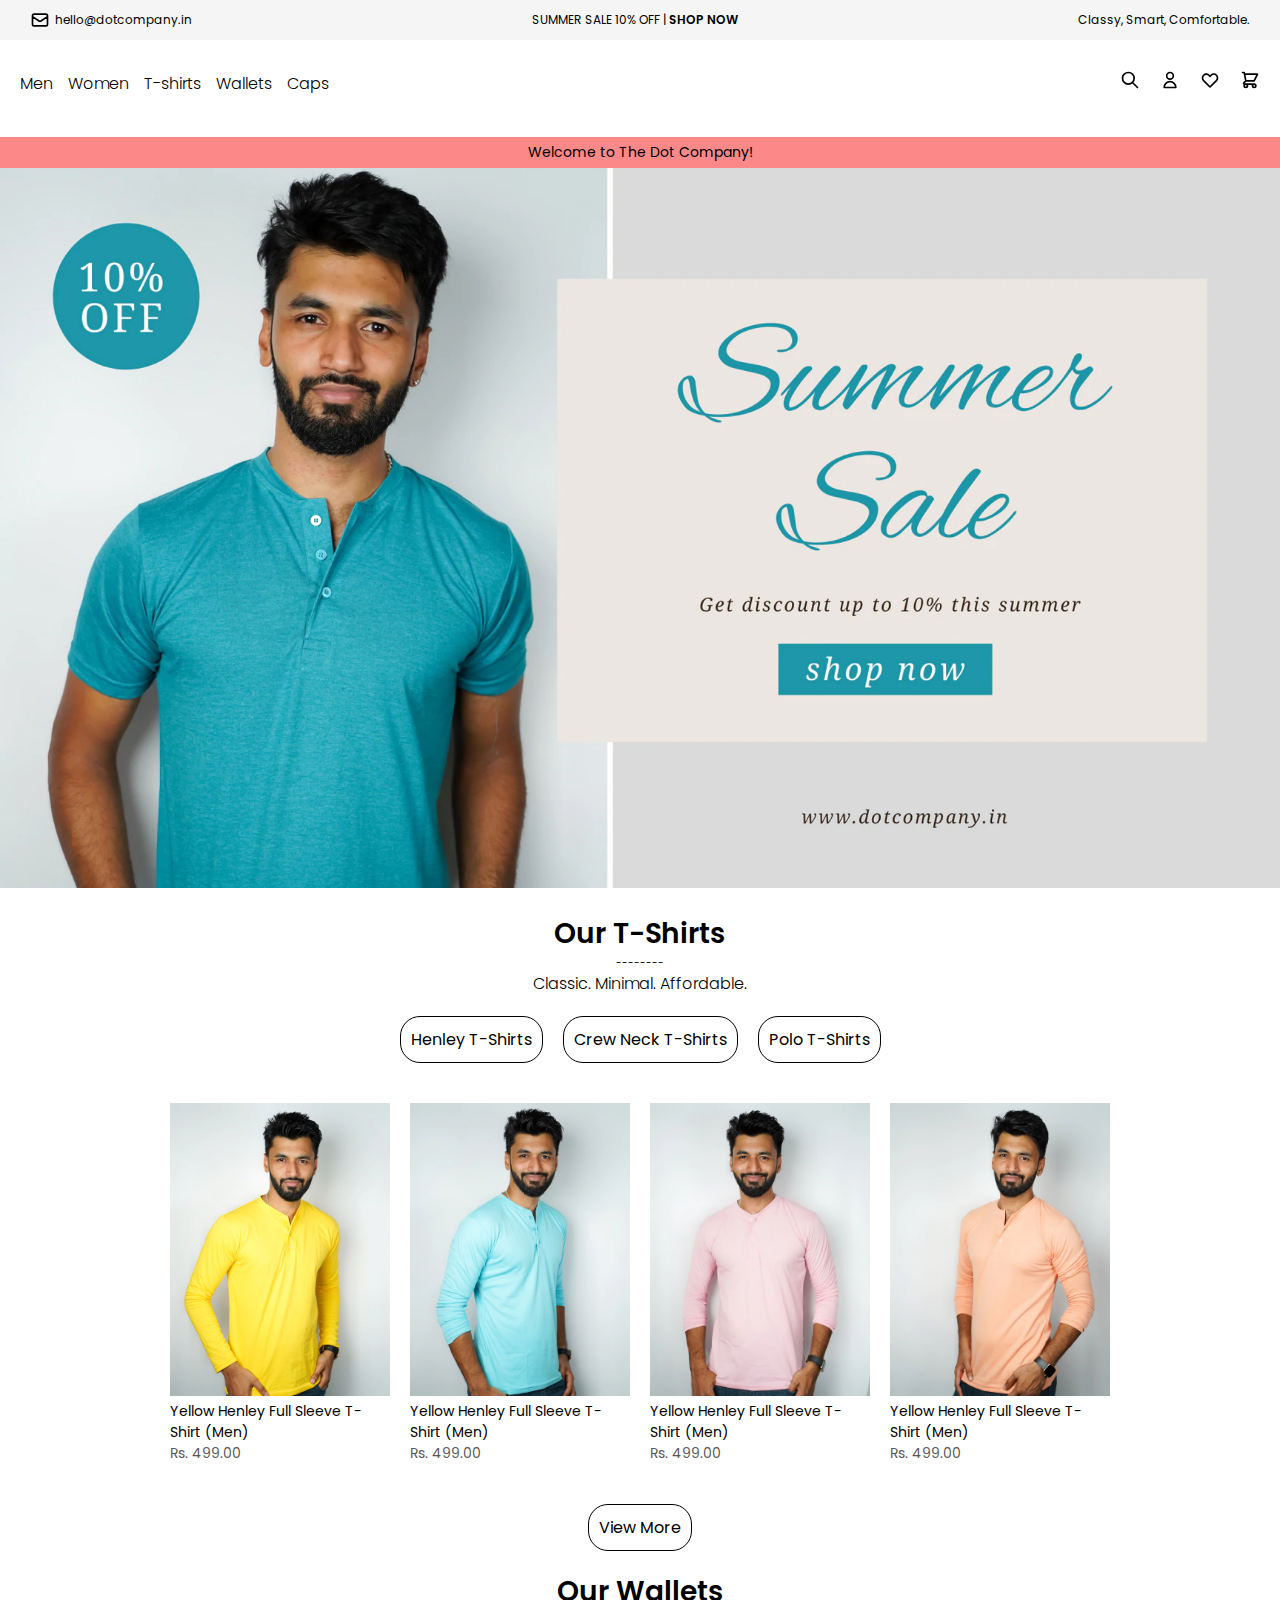
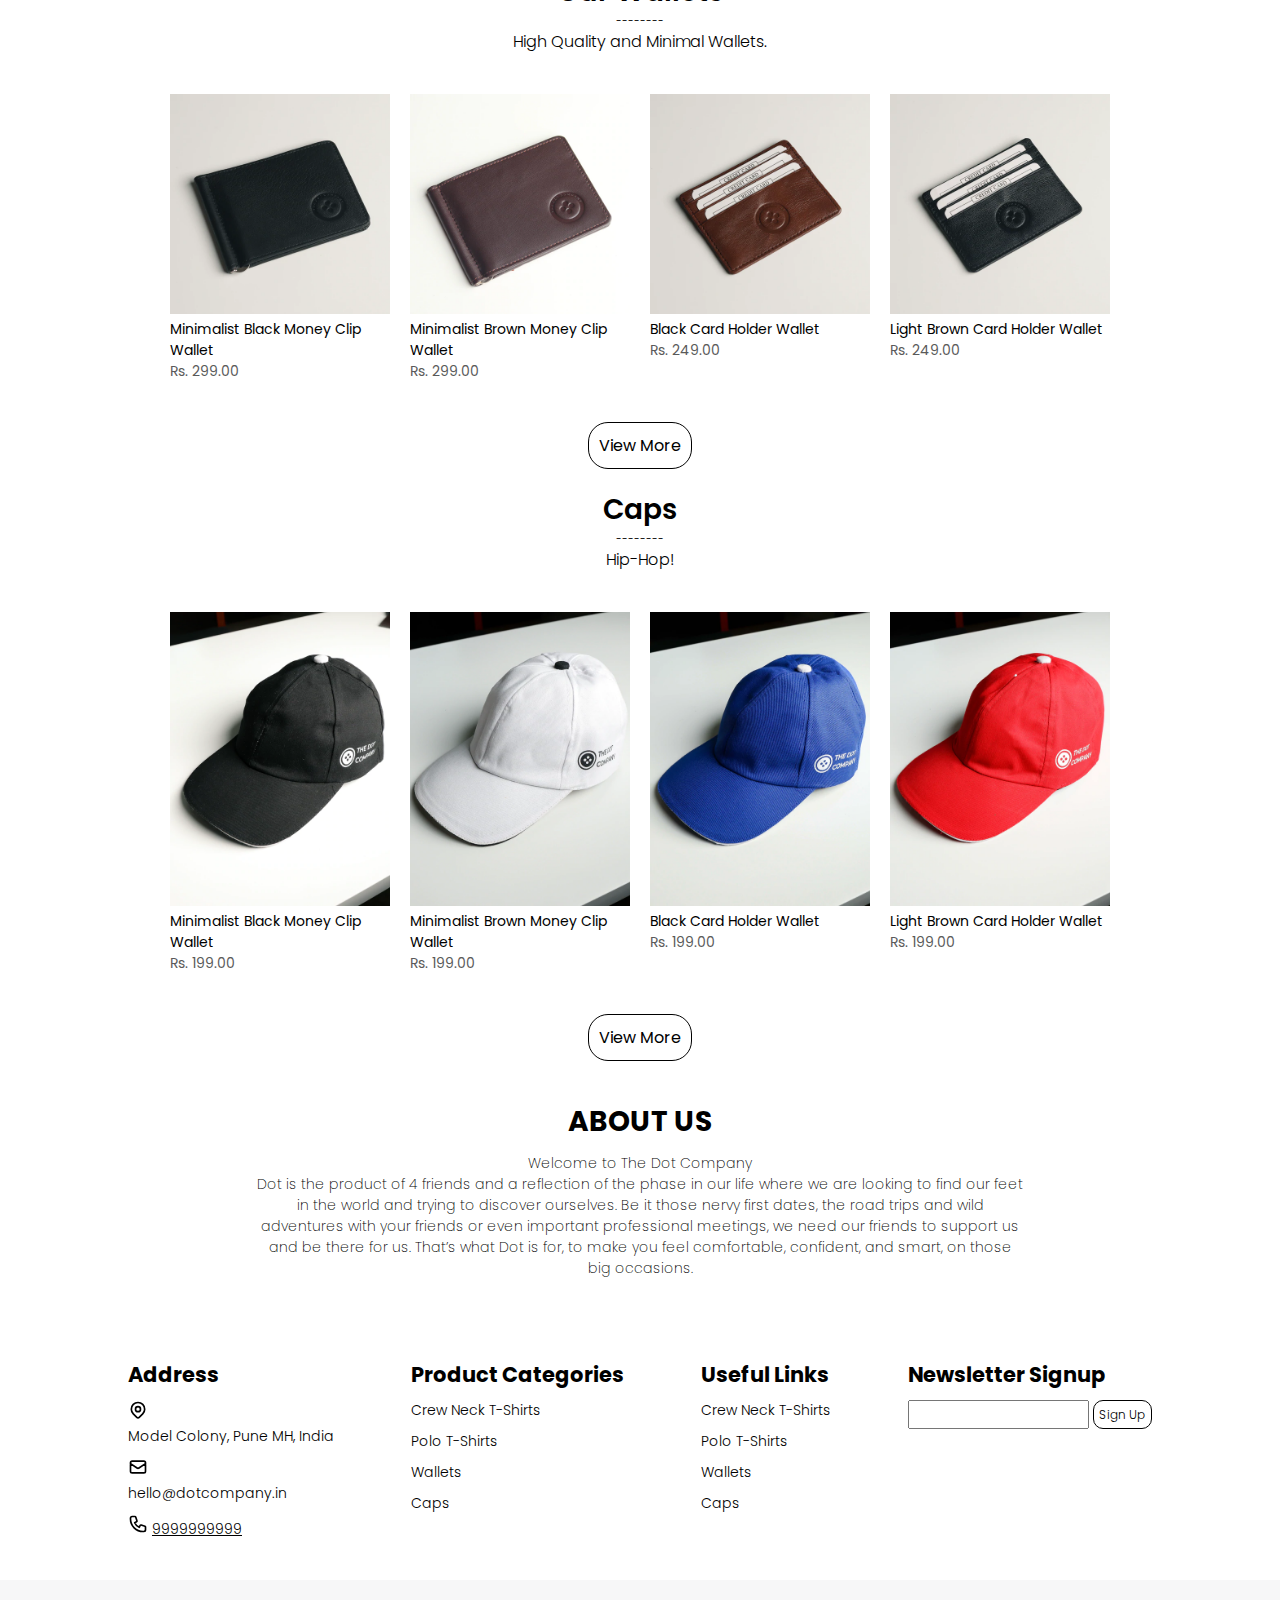
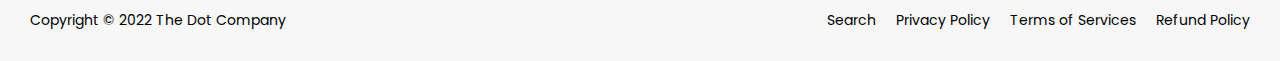
<file: index.html>
<!DOCTYPE html>
<html lang="en">
  <head>
    <meta charset="UTF-8" />
    <meta http-equiv="X-UA-Compatible" content="IE=edge" />
    <meta name="viewport" content="width=device-width, initial-scale=1.0" />
    <title>The Dot Company</title>
    <link rel="stylesheet" href="css/style.css" />
    <link rel="stylesheet" href="responsive/style.css" />
  </head>
  <body>
    <!-- Top banner -->
    <div class="top-banner">
      <div class="top-left">
        <svg
          xmlns="http://www.w3.org/2000/svg"
          class="logo"
          fill="none"
          viewBox="0 0 24 24"
          stroke="currentColor"
          stroke-width="2"
        >
          <path
            stroke-linecap="round"
            stroke-linejoin="round"
            d="M3 8l7.89 5.26a2 2 0 002.22 0L21 8M5 19h14a2 2 0 002-2V7a2 2 0 00-2-2H5a2 2 0 00-2 2v10a2 2 0 002 2z"
          />
        </svg>
        <a href=" mailto: hello@dotcompany.in" class="links">
          hello@dotcompany.in</a
        >
      </div>
      <div class="middle">
        <p>SUMMER SALE 10% OFF | <a href="#" class="links bold">SHOP NOW</a></p>
      </div>
      <div class="top-right">
        <p>Classy, Smart, Comfortable.</p>
      </div>
    </div>

    <!-- Nav bar -->
    <div class="nav-bar">
      <div class="hamburger">
        <svg
          xmlns="http://www.w3.org/2000/svg"
          class="logo"
          fill="none"
          viewBox="0 0 24 24"
          stroke="currentColor"
          stroke-width="2"
        >
          <path
            stroke-linecap="round"
            stroke-linejoin="round"
            d="M4 6h16M4 12h16M4 18h16"
          />
        </svg>
      </div>
      <div class="nav-left">
        <ul class="nav-lists">
          <a href="#"><li>Men</li></a>
          <a href="#"><li>Women</li></a>
          <a href="#"><li>T-shirts</li></a>
          <a href="#"><li>Wallets</li></a>
          <a href="#"><li>Caps</li></a>
        </ul>
      </div>
      <!-- <img src="images/logo.webp" alt="logo" class="logo-img" /> -->
      <div class="nav-right">
        <a href="#">
          <svg
            xmlns="http://www.w3.org/2000/svg"
            class="logo"
            fill="none"
            viewBox="0 0 24 24"
            stroke="currentColor"
            stroke-width="2"
          >
            <path
              stroke-linecap="round"
              stroke-linejoin="round"
              d="M21 21l-6-6m2-5a7 7 0 11-14 0 7 7 0 0114 0z"
            />
          </svg>
        </a>

        <a href="Login/login.html">
          <svg
            xmlns="http://www.w3.org/2000/svg"
            class="logo"
            fill="none"
            viewBox="0 0 24 24"
            stroke="currentColor"
            stroke-width="2"
          >
            <path
              stroke-linecap="round"
              stroke-linejoin="round"
              d="M16 7a4 4 0 11-8 0 4 4 0 018 0zM12 14a7 7 0 00-7 7h14a7 7 0 00-7-7z"
            />
          </svg>
        </a>
        <a href="wishlist/wishlist.html">
          <svg
            xmlns="http://www.w3.org/2000/svg"
            class="logo"
            fill="none"
            viewBox="0 0 24 24"
            stroke="currentColor"
            stroke-width="2"
          >
            <path
              stroke-linecap="round"
              stroke-linejoin="round"
              d="M4.318 6.318a4.5 4.5 0 000 6.364L12 20.364l7.682-7.682a4.5 4.5 0 00-6.364-6.364L12 7.636l-1.318-1.318a4.5 4.5 0 00-6.364 0z"
            />
          </svg>
        </a>

        <a href="shopping_cart/shopping.html">
          <svg
            xmlns="http://www.w3.org/2000/svg"
            class="logo"
            fill="none"
            viewBox="0 0 24 24"
            stroke="currentColor"
            stroke-width="2"
          >
            <path
              stroke-linecap="round"
              stroke-linejoin="round"
              d="M3 3h2l.4 2M7 13h10l4-8H5.4M7 13L5.4 5M7 13l-2.293 2.293c-.63.63-.184 1.707.707 1.707H17m0 0a2 2 0 100 4 2 2 0 000-4zm-8 2a2 2 0 11-4 0 2 2 0 014 0z"
            />
          </svg>
        </a>
      </div>
    </div>

    <!-- Welcome banner -->
    <div>
      <p class="welcm-banner">Welcome to The Dot Company!</p>
    </div>

    <!-- Hero banner -->
    <div>
      <img src="images/hero-banner.png" alt="hero-banner" class="hero-banner" />
    </div>

    <!-- Products -->
    <div class="product-headings">
      <p class="primary-heading">Our T-Shirts</p>
      <p>--------</p>
      <p class="secondary-heading">Classic. Minimal. Affordable.</p>
    </div>

    <!-- product buttons -->
    <div class="product-buttons">
      <a href="#">Henley T-Shirts</a>
      <a href="#">Crew Neck T-Shirts</a>
      <a href="#">Polo T-Shirts</a>
    </div>

    <!-- Products -->
    <div class="product-container">
      <div class="card">
        <a href=""
          ><img src="images/card-1.jpeg" alt="card-preview" class="card-image"
        /></a>
        <p class="primary-des">Yellow Henley Full Sleeve T-Shirt (Men)</p>
        <p class="secondary-des">Rs. 499.00</p>
      </div>
      <div class="card">
        <a href=""
          ><img src="images/card-2.jpeg" alt="card-preview" class="card-image"
        /></a>
        <p class="primary-des">Yellow Henley Full Sleeve T-Shirt (Men)</p>
        <p class="secondary-des">Rs. 499.00</p>
      </div>
      <div class="card">
        <a href=""
          ><img src="images/card-3.jpeg" alt="card-preview" class="card-image"
        /></a>
        <p class="primary-des">Yellow Henley Full Sleeve T-Shirt (Men)</p>
        <p class="secondary-des">Rs. 499.00</p>
      </div>
      <div class="card">
        <a href=""
          ><img src="images/card-4.jpeg" alt="card-preview" class="card-image"
        /></a>
        <p class="primary-des">Yellow Henley Full Sleeve T-Shirt (Men)</p>
        <p class="secondary-des">Rs. 499.00</p>
      </div>
    </div>
    <div class="product-buttons">
      <a href="../dot-company-clone/products/list.html">View More</a>
    </div>

    <!-- Second Product page -->
    <!-- Titles -->
    <div class="product-headings">
      <p class="primary-heading">Our Wallets</p>
      <p>--------</p>
      <p class="secondary-heading">High Quality and Minimal Wallets.</p>
    </div>
    <!-- Products -->
    <div class="product-container">
      <div class="card">
        <a href=""
          ><img
            src="images/wallet-1.jpeg"
            alt="card-preview"
            class="card-image"
        /></a>
        <p class="primary-des">Minimalist Black Money Clip Wallet</p>
        <p class="secondary-des">Rs. 299.00</p>
      </div>
      <div class="card">
        <a href=""
          ><img
            src="images/wallet-2.jpeg"
            alt="card-preview"
            class="card-image"
        /></a>
        <p class="primary-des">Minimalist Brown Money Clip Wallet</p>
        <p class="secondary-des">Rs. 299.00</p>
      </div>
      <div class="card">
        <a href=""
          ><img
            src="images/wallet-3.jpeg"
            alt="card-preview"
            class="card-image"
        /></a>
        <p class="primary-des">Black Card Holder Wallet</p>
        <p class="secondary-des">Rs. 249.00</p>
      </div>
      <div class="card">
        <a href=""
          ><img
            src="images/wallet-4.jpeg"
            alt="card-preview"
            class="card-image"
        /></a>
        <p class="primary-des">Light Brown Card Holder Wallet</p>
        <p class="secondary-des">Rs. 249.00</p>
      </div>
    </div>
    <div class="product-buttons">
      <a href="../dot-company-clone/products/list.html">View More</a>
    </div>

    <!-- Third Product page -->
    <!-- Titles -->
    <div class="product-headings">
      <p class="primary-heading">Caps</p>
      <p>--------</p>
      <p class="secondary-heading">Hip-Hop!</p>
    </div>
    <!-- Products -->
    <div class="product-container">
      <div class="card">
        <a href=""
          ><img src="images/caps-1.jpeg" alt="card-preview" class="card-image"
        /></a>
        <p class="primary-des">Minimalist Black Money Clip Wallet</p>
        <p class="secondary-des">Rs. 199.00</p>
      </div>
      <div class="card">
        <a href=""
          ><img src="images/caps-2.jpeg" alt="card-preview" class="card-image"
        /></a>
        <p class="primary-des">Minimalist Brown Money Clip Wallet</p>
        <p class="secondary-des">Rs. 199.00</p>
      </div>
      <div class="card">
        <a href=""
          ><img src="images/caps-3.jpeg" alt="card-preview" class="card-image"
        /></a>
        <p class="primary-des">Black Card Holder Wallet</p>
        <p class="secondary-des">Rs. 199.00</p>
      </div>
      <div class="card">
        <a href=""
          ><img src="images/caps-4.jpeg" alt="card-preview" class="card-image"
        /></a>
        <p class="primary-des">Light Brown Card Holder Wallet</p>
        <p class="secondary-des">Rs. 199.00</p>
      </div>
    </div>
    <div class="product-buttons">
      <a href="../dot-company-clone/products/list.html">View More</a>
    </div>

    <!-- About US -->
    <div class="about">
      <h2 class="about-primary">ABOUT US</h2>
      <p class="about-secondary">Welcome to The Dot Company</p>
      <p class="about-secondary">
        Dot is the product of 4 friends and a reflection of the phase in our
        life where we are looking to find our feet in the world and trying to
        discover ourselves. Be it those nervy first dates, the road trips and
        wild adventures with your friends or even important professional
        meetings, we need our friends to support us and be there for us. That’s
        what Dot is for, to make you feel comfortable, confident, and smart, on
        those big occasions.
      </p>
    </div>

    <!-- footer -->
    <div class="footer">
      <div class="first">
        <h2>Address</h2>
        <div>
          <svg
            xmlns="http://www.w3.org/2000/svg"
            class="logo"
            fill="none"
            viewBox="0 0 24 24"
            stroke="currentColor"
            stroke-width="2"
          >
            <path
              stroke-linecap="round"
              stroke-linejoin="round"
              d="M17.657 16.657L13.414 20.9a1.998 1.998 0 01-2.827 0l-4.244-4.243a8 8 0 1111.314 0z"
            />
            <path
              stroke-linecap="round"
              stroke-linejoin="round"
              d="M15 11a3 3 0 11-6 0 3 3 0 016 0z"
            />
          </svg>
          <p>Model Colony, Pune MH, India</p>
        </div>
        <div>
          <svg
            xmlns="http://www.w3.org/2000/svg"
            class="logo"
            fill="none"
            viewBox="0 0 24 24"
            stroke="currentColor"
            stroke-width="2"
          >
            <path
              stroke-linecap="round"
              stroke-linejoin="round"
              d="M3 8l7.89 5.26a2 2 0 002.22 0L21 8M5 19h14a2 2 0 002-2V7a2 2 0 00-2-2H5a2 2 0 00-2 2v10a2 2 0 002 2z"
            />
          </svg>
          <a href=" mailto: hello@dotcompany.in" class="links footer-link">
            hello@dotcompany.in</a
          >
        </div>
        <div>
          <svg
            xmlns="http://www.w3.org/2000/svg"
            class="logo"
            fill="none"
            viewBox="0 0 24 24"
            stroke="currentColor"
            stroke-width="2"
          >
            <path
              stroke-linecap="round"
              stroke-linejoin="round"
              d="M3 5a2 2 0 012-2h3.28a1 1 0 01.948.684l1.498 4.493a1 1 0 01-.502 1.21l-2.257 1.13a11.042 11.042 0 005.516 5.516l1.13-2.257a1 1 0 011.21-.502l4.493 1.498a1 1 0 01.684.949V19a2 2 0 01-2 2h-1C9.716 21 3 14.284 3 6V5z"
            />
          </svg>
          <a href="tel:+919999999999" class="footer-tel">9999999999</a>
        </div>
      </div>
      <div class="second">
        <h2 class="foot-head">Product Categories</h2>
        <ul class="footer-links">
          <a href="#"> <li>Crew Neck T-Shirts</li></a>
          <a href="#"> <li>Polo T-Shirts</li></a>
          <a href="#"> <li>Wallets</li></a>
          <a href="#"> <li>Caps</li></a>
        </ul>
      </div>
      <div class="third">
        <h2 class="foot-head">Useful Links</h2>
        <ul class="footer-links">
          <a href="#"> <li>Crew Neck T-Shirts</li></a>
          <a href="#"> <li>Polo T-Shirts</li></a>
          <a href="#"> <li>Wallets</li></a>
          <a href="#"> <li>Caps</li></a>
        </ul>
      </div>
      <div class="fourth">
        <h2 class="foot-head">Newsletter Signup</h2>
        <input type="email" class="input" />
        <a href="#" class="footer-btn">Sign Up</a>
      </div>
    </div>
    <div class="footer-banner">
      <div class="foot-left">
        <p>Copyright &copy; 2022 The Dot Company</p>
      </div>
      <div class="foot-right">
        <ul>
          <a href="#"><li>Search</li></a>
          <a href="#"><li>Privacy Policy</li></a>
          <a href="#"><li>Terms of Services</li></a>
          <a href="#"><li>Refund Policy</li></a>
        </ul>
      </div>
    </div>
  </body>
</html>
</file>
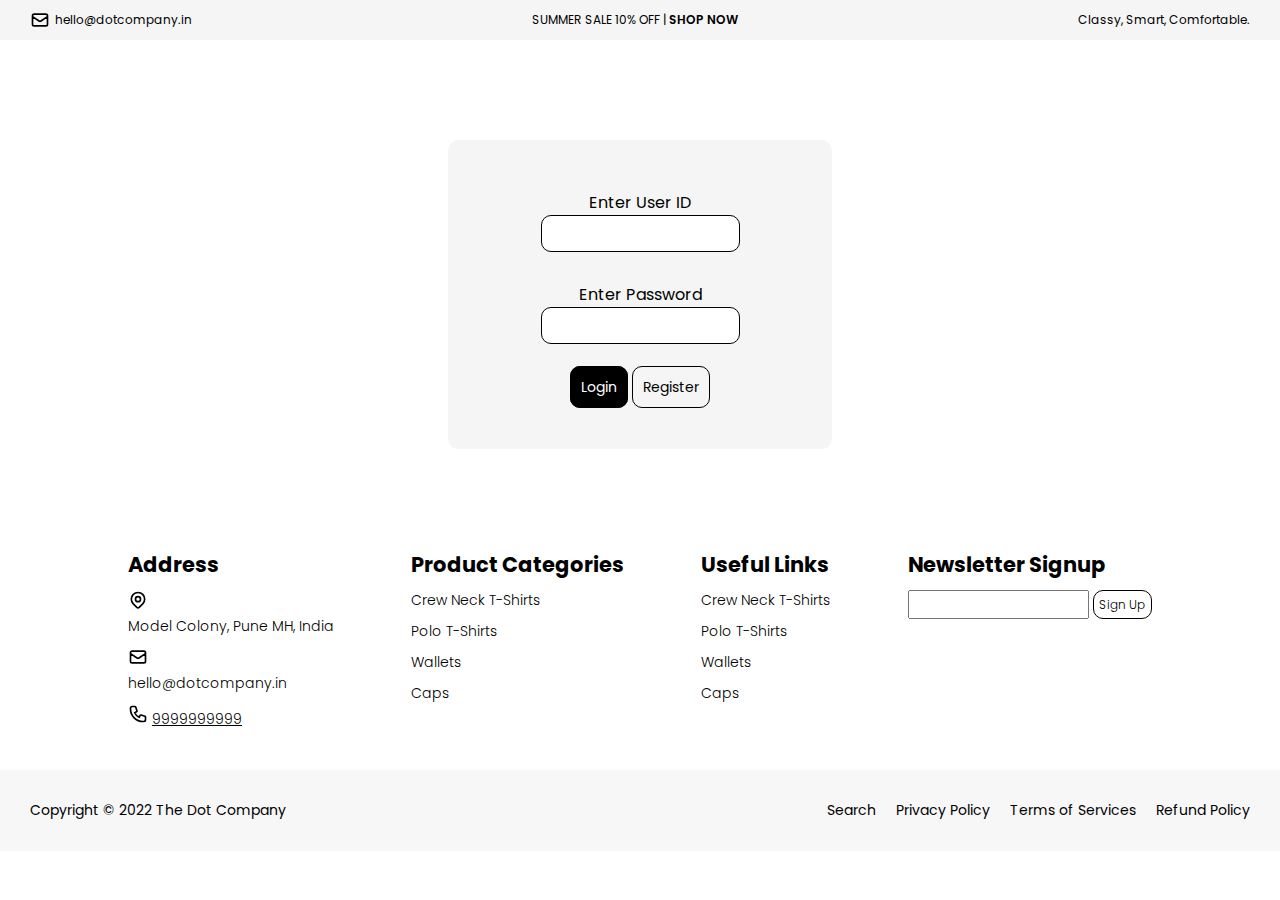
<file: Login/login.html>
<!DOCTYPE html>
<html lang="en">
  <head>
    <meta charset="UTF-8" />
    <meta http-equiv="X-UA-Compatible" content="IE=edge" />
    <meta name="viewport" content="width=device-width, initial-scale=1.0" />
    <title>Login | Dot Company</title>
    <link rel="stylesheet" href="../css/style.css" />
  </head>
  <body>
    <!-- Top banner -->
    <div class="top-banner">
      <div class="top-left">
        <svg
          xmlns="http://www.w3.org/2000/svg"
          class="logo"
          fill="none"
          viewBox="0 0 24 24"
          stroke="currentColor"
          stroke-width="2"
        >
          <path
            stroke-linecap="round"
            stroke-linejoin="round"
            d="M3 8l7.89 5.26a2 2 0 002.22 0L21 8M5 19h14a2 2 0 002-2V7a2 2 0 00-2-2H5a2 2 0 00-2 2v10a2 2 0 002 2z"
          />
        </svg>
        <a href=" mailto: hello@dotcompany.in" class="links">
          hello@dotcompany.in</a
        >
      </div>
      <div class="middle">
        <p>SUMMER SALE 10% OFF | <a href="#" class="links bold">SHOP NOW</a></p>
      </div>
      <div class="top-right">
        <p>Classy, Smart, Comfortable.</p>
      </div>
    </div>

    <!-- Login box -->
    <div class="login-box">
      <div>
        <p>Enter User ID</p>
        <input type="email" class="login-input" />
      </div>
      <div>
        <p>Enter Password</p>
        <input type="password" class="login-input" />
      </div>
      <div>
        <a href="#" class="login-buttons login">Login</a>
        <a href="../Login/register.html" class="login-buttons">Register</a>
      </div>
    </div>

    <!-- footer -->
    <div class="footer">
      <div class="first">
        <h2>Address</h2>
        <div>
          <svg
            xmlns="http://www.w3.org/2000/svg"
            class="logo"
            fill="none"
            viewBox="0 0 24 24"
            stroke="currentColor"
            stroke-width="2"
          >
            <path
              stroke-linecap="round"
              stroke-linejoin="round"
              d="M17.657 16.657L13.414 20.9a1.998 1.998 0 01-2.827 0l-4.244-4.243a8 8 0 1111.314 0z"
            />
            <path
              stroke-linecap="round"
              stroke-linejoin="round"
              d="M15 11a3 3 0 11-6 0 3 3 0 016 0z"
            />
          </svg>
          <p>Model Colony, Pune MH, India</p>
        </div>
        <div>
          <svg
            xmlns="http://www.w3.org/2000/svg"
            class="logo"
            fill="none"
            viewBox="0 0 24 24"
            stroke="currentColor"
            stroke-width="2"
          >
            <path
              stroke-linecap="round"
              stroke-linejoin="round"
              d="M3 8l7.89 5.26a2 2 0 002.22 0L21 8M5 19h14a2 2 0 002-2V7a2 2 0 00-2-2H5a2 2 0 00-2 2v10a2 2 0 002 2z"
            />
          </svg>
          <a href=" mailto: hello@dotcompany.in" class="links footer-link">
            hello@dotcompany.in</a
          >
        </div>
        <div>
          <svg
            xmlns="http://www.w3.org/2000/svg"
            class="logo"
            fill="none"
            viewBox="0 0 24 24"
            stroke="currentColor"
            stroke-width="2"
          >
            <path
              stroke-linecap="round"
              stroke-linejoin="round"
              d="M3 5a2 2 0 012-2h3.28a1 1 0 01.948.684l1.498 4.493a1 1 0 01-.502 1.21l-2.257 1.13a11.042 11.042 0 005.516 5.516l1.13-2.257a1 1 0 011.21-.502l4.493 1.498a1 1 0 01.684.949V19a2 2 0 01-2 2h-1C9.716 21 3 14.284 3 6V5z"
            />
          </svg>
          <a href="tel:+919999999999" class="footer-tel">9999999999</a>
        </div>
      </div>
      <div class="second">
        <h2 class="foot-head">Product Categories</h2>
        <ul class="footer-links">
          <a href="#"> <li>Crew Neck T-Shirts</li></a>
          <a href="#"> <li>Polo T-Shirts</li></a>
          <a href="#"> <li>Wallets</li></a>
          <a href="#"> <li>Caps</li></a>
        </ul>
      </div>
      <div class="third">
        <h2 class="foot-head">Useful Links</h2>
        <ul class="footer-links">
          <a href="#"> <li>Crew Neck T-Shirts</li></a>
          <a href="#"> <li>Polo T-Shirts</li></a>
          <a href="#"> <li>Wallets</li></a>
          <a href="#"> <li>Caps</li></a>
        </ul>
      </div>
      <div class="fourth">
        <h2 class="foot-head">Newsletter Signup</h2>
        <input type="email" class="input" />
        <a href="#" class="footer-btn">Sign Up</a>
      </div>
    </div>
    <div class="footer-banner">
      <div class="foot-left">
        <p>Copyright &copy; 2022 The Dot Company</p>
      </div>
      <div class="foot-right">
        <ul>
          <a href="#"><li>Search</li></a>
          <a href="#"><li>Privacy Policy</li></a>
          <a href="#"><li>Terms of Services</li></a>
          <a href="#"><li>Refund Policy</li></a>
        </ul>
      </div>
    </div>
  </body>
</html>
</file>
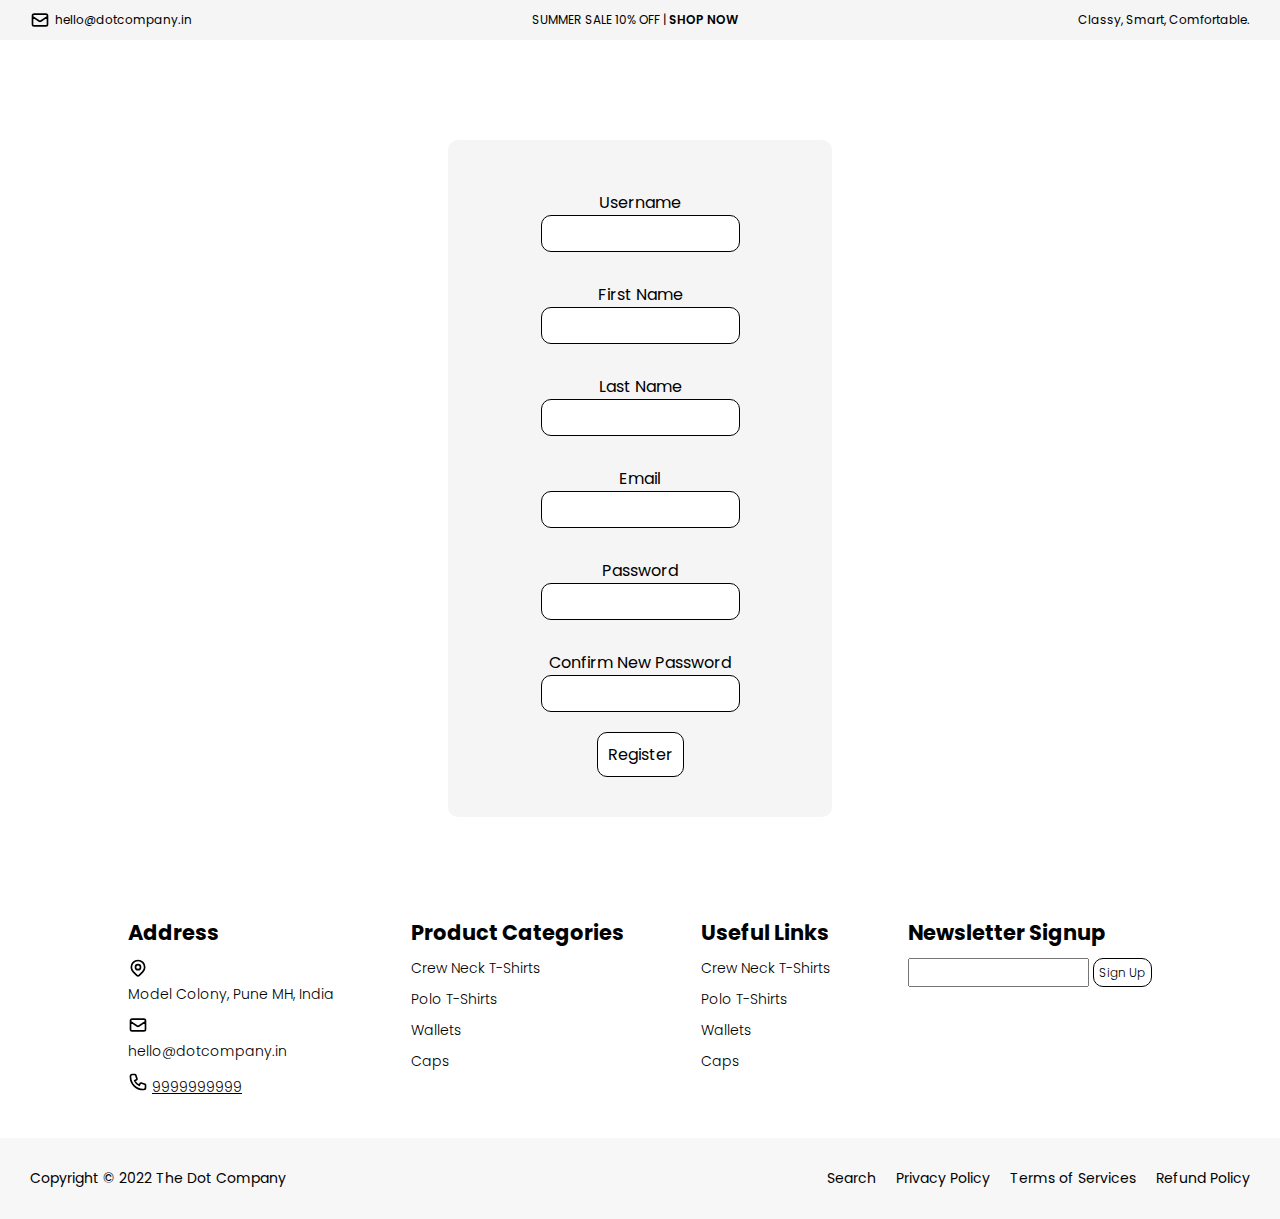
<file: Login/register.html>
<!DOCTYPE html>
<html lang="en">
  <head>
    <meta charset="UTF-8" />
    <meta http-equiv="X-UA-Compatible" content="IE=edge" />
    <meta name="viewport" content="width=device-width, initial-scale=1.0" />
    <title>Login | Dot Company</title>
    <link rel="stylesheet" href="../css/style.css" />
  </head>
  <body>
    <!-- Top banner -->
    <div class="top-banner">
      <div class="top-left">
        <svg
          xmlns="http://www.w3.org/2000/svg"
          class="logo"
          fill="none"
          viewBox="0 0 24 24"
          stroke="currentColor"
          stroke-width="2"
        >
          <path
            stroke-linecap="round"
            stroke-linejoin="round"
            d="M3 8l7.89 5.26a2 2 0 002.22 0L21 8M5 19h14a2 2 0 002-2V7a2 2 0 00-2-2H5a2 2 0 00-2 2v10a2 2 0 002 2z"
          />
        </svg>
        <a href=" mailto: hello@dotcompany.in" class="links">
          hello@dotcompany.in</a
        >
      </div>
      <div class="middle">
        <p>SUMMER SALE 10% OFF | <a href="#" class="links bold">SHOP NOW</a></p>
      </div>
      <div class="top-right">
        <p>Classy, Smart, Comfortable.</p>
      </div>
    </div>

    <!-- Login box -->
    <div class="login-box">
      <div>
        <p>Username</p>
        <input type="email" class="login-input" />
      </div>
      <div>
        <p>First Name</p>
        <input type="text" class="login-input" />
      </div>
      <div>
        <p>Last Name</p>
        <input type="text" class="login-input" />
      </div>
      <div>
        <p>Email</p>
        <input type="email" class="login-input" />
      </div>
      <div>
        <p>Password</p>
        <input type="password" class="login-input" />
      </div>
      <div>
        <p>Confirm New Password</p>
        <input type="password" class="login-input" />
      </div>
      <div>
        <a href="#" class="register-button">Register</a>
      </div>
    </div>
    <!-- footer -->
    <div class="footer">
      <div class="first">
        <h2>Address</h2>
        <div>
          <svg
            xmlns="http://www.w3.org/2000/svg"
            class="logo"
            fill="none"
            viewBox="0 0 24 24"
            stroke="currentColor"
            stroke-width="2"
          >
            <path
              stroke-linecap="round"
              stroke-linejoin="round"
              d="M17.657 16.657L13.414 20.9a1.998 1.998 0 01-2.827 0l-4.244-4.243a8 8 0 1111.314 0z"
            />
            <path
              stroke-linecap="round"
              stroke-linejoin="round"
              d="M15 11a3 3 0 11-6 0 3 3 0 016 0z"
            />
          </svg>
          <p>Model Colony, Pune MH, India</p>
        </div>
        <div>
          <svg
            xmlns="http://www.w3.org/2000/svg"
            class="logo"
            fill="none"
            viewBox="0 0 24 24"
            stroke="currentColor"
            stroke-width="2"
          >
            <path
              stroke-linecap="round"
              stroke-linejoin="round"
              d="M3 8l7.89 5.26a2 2 0 002.22 0L21 8M5 19h14a2 2 0 002-2V7a2 2 0 00-2-2H5a2 2 0 00-2 2v10a2 2 0 002 2z"
            />
          </svg>
          <a href=" mailto: hello@dotcompany.in" class="links footer-link">
            hello@dotcompany.in</a
          >
        </div>
        <div>
          <svg
            xmlns="http://www.w3.org/2000/svg"
            class="logo"
            fill="none"
            viewBox="0 0 24 24"
            stroke="currentColor"
            stroke-width="2"
          >
            <path
              stroke-linecap="round"
              stroke-linejoin="round"
              d="M3 5a2 2 0 012-2h3.28a1 1 0 01.948.684l1.498 4.493a1 1 0 01-.502 1.21l-2.257 1.13a11.042 11.042 0 005.516 5.516l1.13-2.257a1 1 0 011.21-.502l4.493 1.498a1 1 0 01.684.949V19a2 2 0 01-2 2h-1C9.716 21 3 14.284 3 6V5z"
            />
          </svg>
          <a href="tel:+919999999999" class="footer-tel">9999999999</a>
        </div>
      </div>
      <div class="second">
        <h2 class="foot-head">Product Categories</h2>
        <ul class="footer-links">
          <a href="#"> <li>Crew Neck T-Shirts</li></a>
          <a href="#"> <li>Polo T-Shirts</li></a>
          <a href="#"> <li>Wallets</li></a>
          <a href="#"> <li>Caps</li></a>
        </ul>
      </div>
      <div class="third">
        <h2 class="foot-head">Useful Links</h2>
        <ul class="footer-links">
          <a href="#"> <li>Crew Neck T-Shirts</li></a>
          <a href="#"> <li>Polo T-Shirts</li></a>
          <a href="#"> <li>Wallets</li></a>
          <a href="#"> <li>Caps</li></a>
        </ul>
      </div>
      <div class="fourth">
        <h2 class="foot-head">Newsletter Signup</h2>
        <input type="email" class="input" />
        <a href="#" class="footer-btn">Sign Up</a>
      </div>
    </div>
    <div class="footer-banner">
      <div class="foot-left">
        <p>Copyright &copy; 2022 The Dot Company</p>
      </div>
      <div class="foot-right">
        <ul>
          <a href="#"><li>Search</li></a>
          <a href="#"><li>Privacy Policy</li></a>
          <a href="#"><li>Terms of Services</li></a>
          <a href="#"><li>Refund Policy</li></a>
        </ul>
      </div>
    </div>
  </body>
</html>
</file>
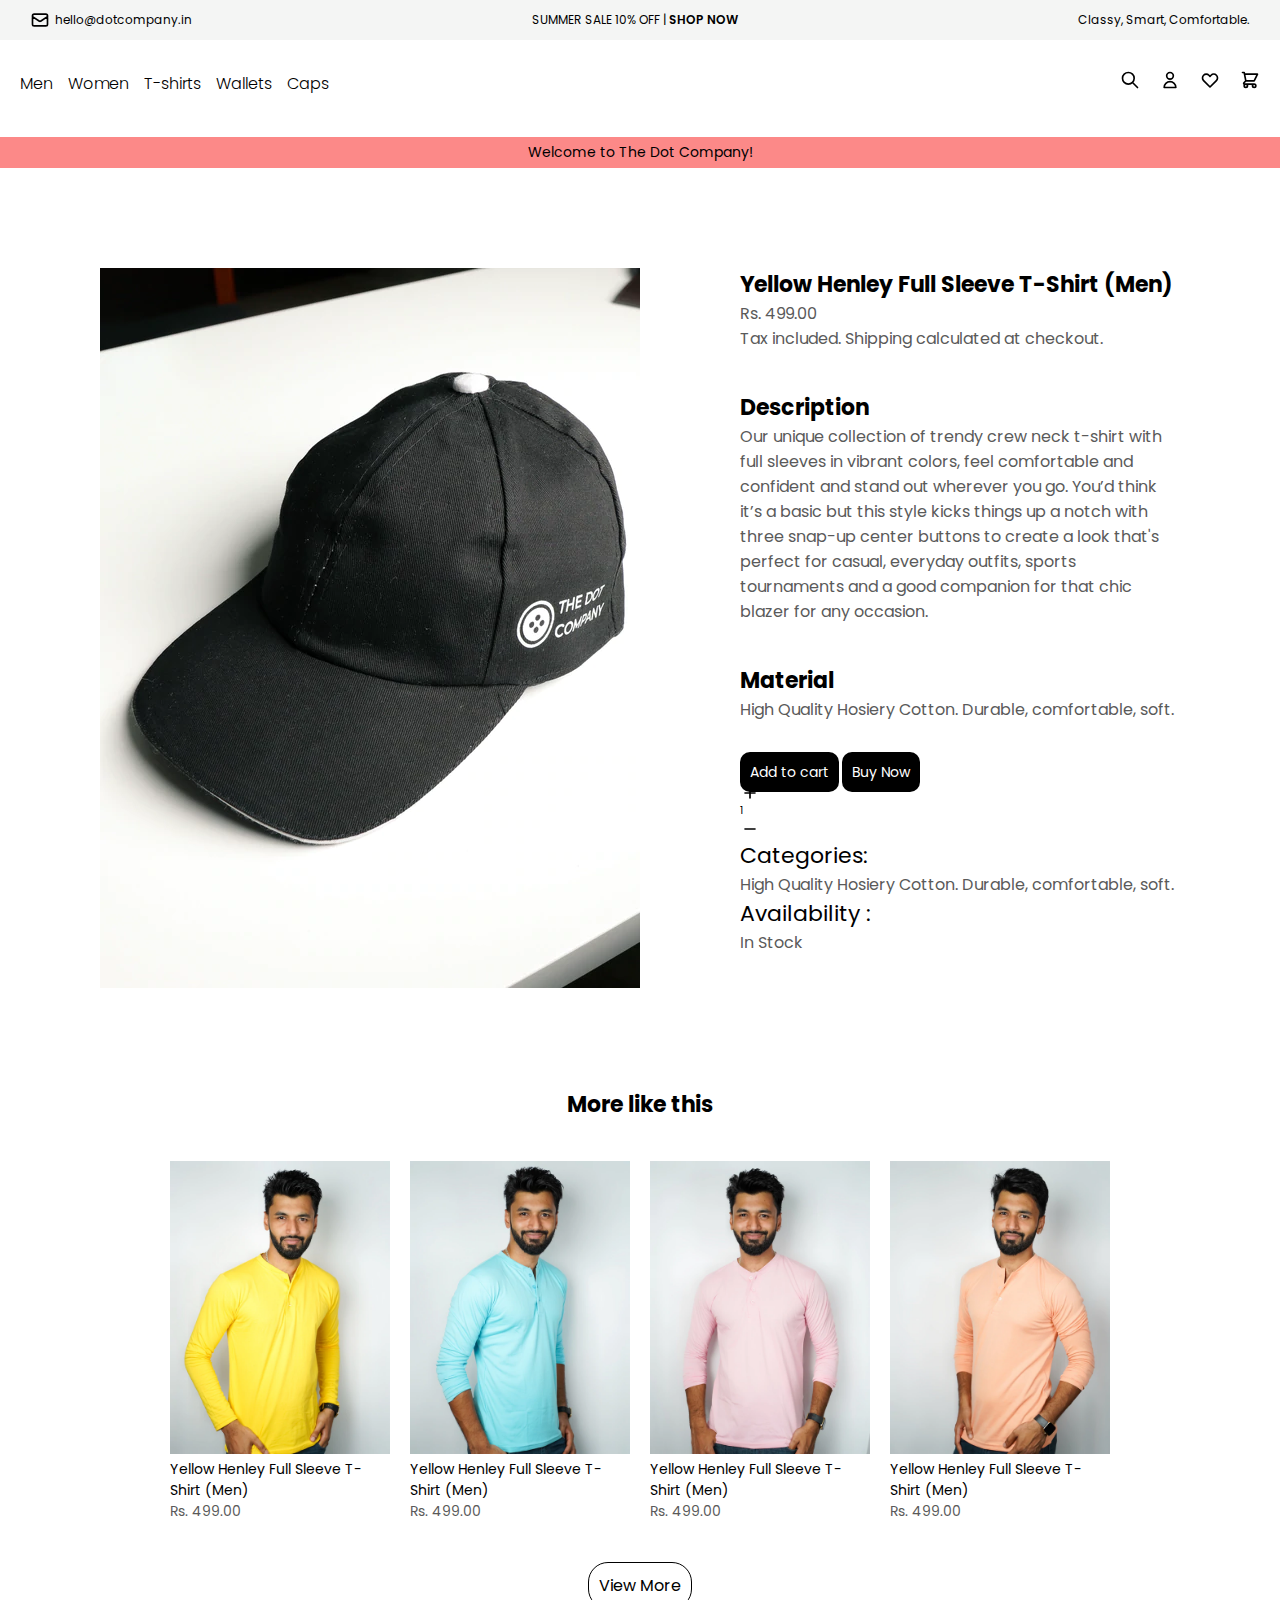
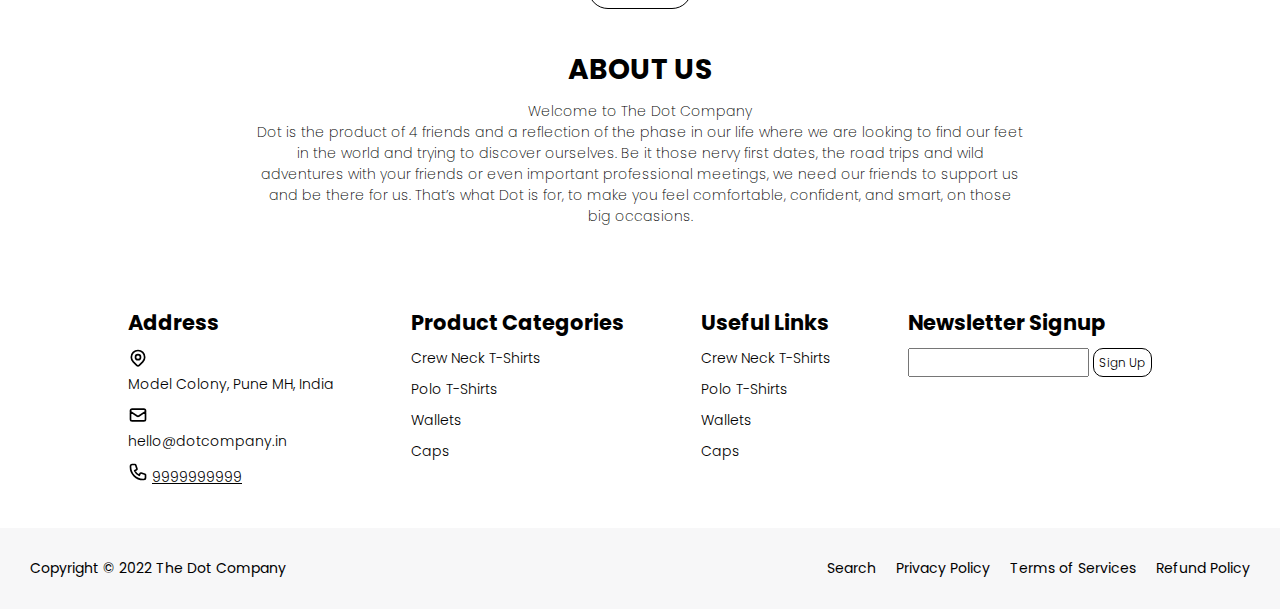
<file: products/detailed.html>
<!DOCTYPE html>
<html lang="en">
  <head>
    <meta charset="UTF-8" />
    <meta http-equiv="X-UA-Compatible" content="IE=edge" />
    <meta name="viewport" content="width=device-width, initial-scale=1.0" />
    <title>The Dot Company</title>
    <link rel="stylesheet" href="../css/style.css" />
    <link rel="stylesheet" href="../responsive/style.css" />
  </head>
  <body>
    <!-- Top banner -->
    <div class="top-banner">
      <div class="top-left">
        <svg
          xmlns="http://www.w3.org/2000/svg"
          class="logo"
          fill="none"
          viewBox="0 0 24 24"
          stroke="currentColor"
          stroke-width="2"
        >
          <path
            stroke-linecap="round"
            stroke-linejoin="round"
            d="M3 8l7.89 5.26a2 2 0 002.22 0L21 8M5 19h14a2 2 0 002-2V7a2 2 0 00-2-2H5a2 2 0 00-2 2v10a2 2 0 002 2z"
          />
        </svg>
        <a href=" mailto: hello@dotcompany.in" class="links">
          hello@dotcompany.in</a
        >
      </div>
      <div class="middle">
        <p>SUMMER SALE 10% OFF | <a href="#" class="links bold">SHOP NOW</a></p>
      </div>
      <div class="top-right">
        <p>Classy, Smart, Comfortable.</p>
      </div>
    </div>

    <!-- Nav bar -->
    <div class="nav-bar">
      <div class="hamburger">
        <svg
          xmlns="http://www.w3.org/2000/svg"
          class="logo"
          fill="none"
          viewBox="0 0 24 24"
          stroke="currentColor"
          stroke-width="2"
        >
          <path
            stroke-linecap="round"
            stroke-linejoin="round"
            d="M4 6h16M4 12h16M4 18h16"
          />
        </svg>
      </div>
      <div class="nav-left">
        <ul class="nav-lists">
          <a href="#"><li>Men</li></a>
          <a href="#"><li>Women</li></a>
          <a href="#"><li>T-shirts</li></a>
          <a href="#"><li>Wallets</li></a>
          <a href="#"><li>Caps</li></a>
        </ul>
      </div>
      <!-- <img src="images/logo.webp" alt="logo" class="logo-img" /> -->
      <div class="nav-right">
        <a href="#">
          <svg
            xmlns="http://www.w3.org/2000/svg"
            class="logo"
            fill="none"
            viewBox="0 0 24 24"
            stroke="currentColor"
            stroke-width="2"
          >
            <path
              stroke-linecap="round"
              stroke-linejoin="round"
              d="M21 21l-6-6m2-5a7 7 0 11-14 0 7 7 0 0114 0z"
            />
          </svg>
        </a>

        <a href="Login/login.html">
          <svg
            xmlns="http://www.w3.org/2000/svg"
            class="logo"
            fill="none"
            viewBox="0 0 24 24"
            stroke="currentColor"
            stroke-width="2"
          >
            <path
              stroke-linecap="round"
              stroke-linejoin="round"
              d="M16 7a4 4 0 11-8 0 4 4 0 018 0zM12 14a7 7 0 00-7 7h14a7 7 0 00-7-7z"
            />
          </svg>
        </a>
        <a href="wishlist/wishlist.html">
          <svg
            xmlns="http://www.w3.org/2000/svg"
            class="logo"
            fill="none"
            viewBox="0 0 24 24"
            stroke="currentColor"
            stroke-width="2"
          >
            <path
              stroke-linecap="round"
              stroke-linejoin="round"
              d="M4.318 6.318a4.5 4.5 0 000 6.364L12 20.364l7.682-7.682a4.5 4.5 0 00-6.364-6.364L12 7.636l-1.318-1.318a4.5 4.5 0 00-6.364 0z"
            />
          </svg>
        </a>

        <a href="shopping_cart/shopping.html">
          <svg
            xmlns="http://www.w3.org/2000/svg"
            class="logo"
            fill="none"
            viewBox="0 0 24 24"
            stroke="currentColor"
            stroke-width="2"
          >
            <path
              stroke-linecap="round"
              stroke-linejoin="round"
              d="M3 3h2l.4 2M7 13h10l4-8H5.4M7 13L5.4 5M7 13l-2.293 2.293c-.63.63-.184 1.707.707 1.707H17m0 0a2 2 0 100 4 2 2 0 000-4zm-8 2a2 2 0 11-4 0 2 2 0 014 0z"
            />
          </svg>
        </a>
      </div>
    </div>
    <!-- Welcome banner -->
        <div>
        <p class="welcm-banner">Welcome to The Dot Company!</p>
      </div>

<!-- Description Detailed -->
      <div class="detailed-des">
        <img src="../images/caps-1.jpeg" alt="image">
        <div class="des-left">
            <div>
                <h3 class="des-heading">Yellow Henley Full Sleeve T-Shirt (Men)</h3>
                <p class="des-secondary">Rs. 499.00</p>
                <p class="des-secondary">Tax included. Shipping calculated at checkout.</p>
            </div>
            <div>
                <h3 class="des-heading">Description</h3>
                <p class="des-secondary">Our unique collection of trendy crew neck t-shirt with full sleeves in vibrant colors, feel comfortable and confident and stand out wherever you go.
                You’d think it’s a basic but this style kicks things up a notch with three snap-up center buttons to create a look that's perfect for casual, everyday outfits, sports tournaments and a good companion for that chic blazer for any occasion.</p>
            </div>
            <div>
                <h3 class="des-heading">Material</h3>
                <p class="des-secondary">High Quality Hosiery Cotton. Durable, comfortable, soft.</p>
            </div>

            <!-- Need to be fixed -->
            <div class="des-button">
                <a href="#"> Add to cart</a>
                <a href="">Buy Now</a>
                <div class="dec-cart-buttons">
                    <svg xmlns="http://www.w3.org/2000/svg" class="dec-icon" fill="none" viewBox="0 0 24 24" stroke="currentColor" stroke-width="2">
                        <path stroke-linecap="round" stroke-linejoin="round" d="M12 6v6m0 0v6m0-6h6m-6 0H6" />
                    </svg>

                    <p>1</p>

                    <svg xmlns="http://www.w3.org/2000/svg" class="dec-icon" fill="none" viewBox="0 0 24 24" stroke="currentColor" stroke-width="2">
                        <path stroke-linecap="round" stroke-linejoin="round" d="M18 12H6" />
                    </svg>
                </div>
                <div>
                    <p class="des-heading">Categories: </p>
                    <p class="des-secondary">High Quality Hosiery Cotton. Durable, comfortable, soft.</p>
                </div>
                <div>
                    <p class="des-heading">Availability :</p>
                    <p class="des-secondary">In Stock</p>
                </div>
        </div>
        </div>
      </div>

      <div>
        <h3 class="des-heading" style="text-align: center;">More like this</h3>
        <div class="product-container">
            <div class="card">
              <a href=""
                ><img src="../images/card-1.jpeg" alt="card-preview" class="card-image"
              /></a>
              <p class="primary-des">Yellow Henley Full Sleeve T-Shirt (Men)</p>
              <p class="secondary-des">Rs. 499.00</p>
            </div>
            <div class="card">
              <a href=""
                ><img src="../images/card-2.jpeg" alt="card-preview" class="card-image"
              /></a>
              <p class="primary-des">Yellow Henley Full Sleeve T-Shirt (Men)</p>
              <p class="secondary-des">Rs. 499.00</p>
            </div>
            <div class="card">
              <a href=""
                ><img src="../images/card-3.jpeg" alt="card-preview" class="card-image"
              /></a>
              <p class="primary-des">Yellow Henley Full Sleeve T-Shirt (Men)</p>
              <p class="secondary-des">Rs. 499.00</p>
            </div>
            <div class="card">
              <a href=""
                ><img src="../images/card-4.jpeg" alt="card-preview" class="card-image"
              /></a>
              <p class="primary-des">Yellow Henley Full Sleeve T-Shirt (Men)</p>
              <p class="secondary-des">Rs. 499.00</p>
            </div>
          </div>
          <div class="product-buttons">
            <a href="../dot-company-clone/products/list.html">View More</a>
          </div>
      </div>



  <!-- About US -->
  <div class="about">
    <h2 class="about-primary">ABOUT US</h2>
    <p class="about-secondary">Welcome to The Dot Company</p>
    <p class="about-secondary">
      Dot is the product of 4 friends and a reflection of the phase in our
      life where we are looking to find our feet in the world and trying to
      discover ourselves. Be it those nervy first dates, the road trips and
      wild adventures with your friends or even important professional
      meetings, we need our friends to support us and be there for us. That’s
      what Dot is for, to make you feel comfortable, confident, and smart, on
      those big occasions.
    </p>
  </div>

  <!-- footer -->
  <div class="footer">
    <div class="first">
      <h2>Address</h2>
      <div>
        <svg
          xmlns="http://www.w3.org/2000/svg"
          class="logo"
          fill="none"
          viewBox="0 0 24 24"
          stroke="currentColor"
          stroke-width="2"
        >
          <path
            stroke-linecap="round"
            stroke-linejoin="round"
            d="M17.657 16.657L13.414 20.9a1.998 1.998 0 01-2.827 0l-4.244-4.243a8 8 0 1111.314 0z"
          />
          <path
            stroke-linecap="round"
            stroke-linejoin="round"
            d="M15 11a3 3 0 11-6 0 3 3 0 016 0z"
          />
        </svg>
        <p>Model Colony, Pune MH, India</p>
      </div>
      <div>
        <svg
          xmlns="http://www.w3.org/2000/svg"
          class="logo"
          fill="none"
          viewBox="0 0 24 24"
          stroke="currentColor"
          stroke-width="2"
        >
          <path
            stroke-linecap="round"
            stroke-linejoin="round"
            d="M3 8l7.89 5.26a2 2 0 002.22 0L21 8M5 19h14a2 2 0 002-2V7a2 2 0 00-2-2H5a2 2 0 00-2 2v10a2 2 0 002 2z"
          />
        </svg>
        <a href=" mailto: hello@dotcompany.in" class="links footer-link">
          hello@dotcompany.in</a
        >
      </div>
      <div>
        <svg
          xmlns="http://www.w3.org/2000/svg"
          class="logo"
          fill="none"
          viewBox="0 0 24 24"
          stroke="currentColor"
          stroke-width="2"
        >
          <path
            stroke-linecap="round"
            stroke-linejoin="round"
            d="M3 5a2 2 0 012-2h3.28a1 1 0 01.948.684l1.498 4.493a1 1 0 01-.502 1.21l-2.257 1.13a11.042 11.042 0 005.516 5.516l1.13-2.257a1 1 0 011.21-.502l4.493 1.498a1 1 0 01.684.949V19a2 2 0 01-2 2h-1C9.716 21 3 14.284 3 6V5z"
          />
        </svg>
        <a href="tel:+919999999999" class="footer-tel">9999999999</a>
      </div>
    </div>
    <div class="second">
      <h2 class="foot-head">Product Categories</h2>
      <ul class="footer-links">
        <a href="#"> <li>Crew Neck T-Shirts</li></a>
        <a href="#"> <li>Polo T-Shirts</li></a>
        <a href="#"> <li>Wallets</li></a>
        <a href="#"> <li>Caps</li></a>
      </ul>
    </div>
    <div class="third">
      <h2 class="foot-head">Useful Links</h2>
      <ul class="footer-links">
        <a href="#"> <li>Crew Neck T-Shirts</li></a>
        <a href="#"> <li>Polo T-Shirts</li></a>
        <a href="#"> <li>Wallets</li></a>
        <a href="#"> <li>Caps</li></a>
      </ul>
    </div>
    <div class="fourth">
      <h2 class="foot-head">Newsletter Signup</h2>
      <input type="email" class="input" />
      <a href="#" class="footer-btn">Sign Up</a>
    </div>
  </div>
  <div class="footer-banner">
    <div class="foot-left">
      <p>Copyright &copy; 2022 The Dot Company</p>
    </div>
    <div class="foot-right">
      <ul>
        <a href="#"><li>Search</li></a>
        <a href="#"><li>Privacy Policy</li></a>
        <a href="#"><li>Terms of Services</li></a>
        <a href="#"><li>Refund Policy</li></a>
      </ul>
    </div>
  </div>
</body>
</html>
</file>
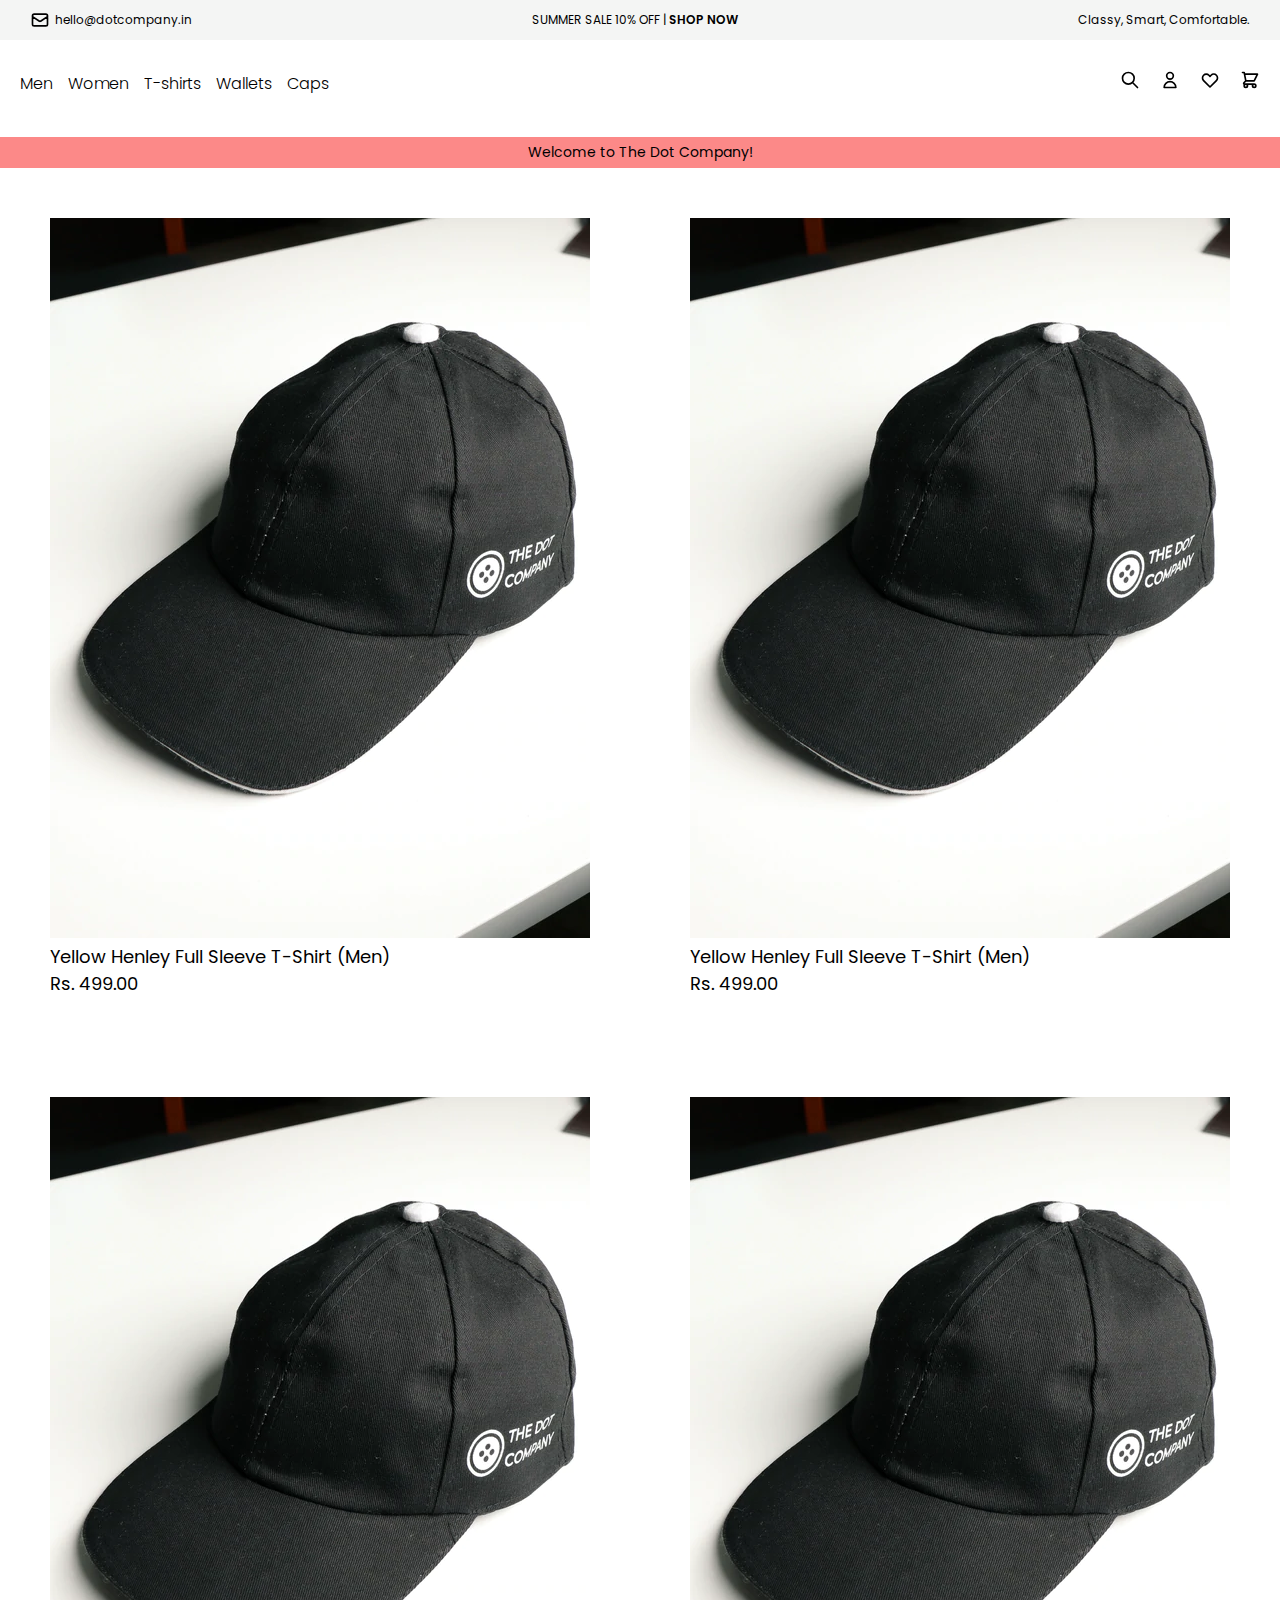
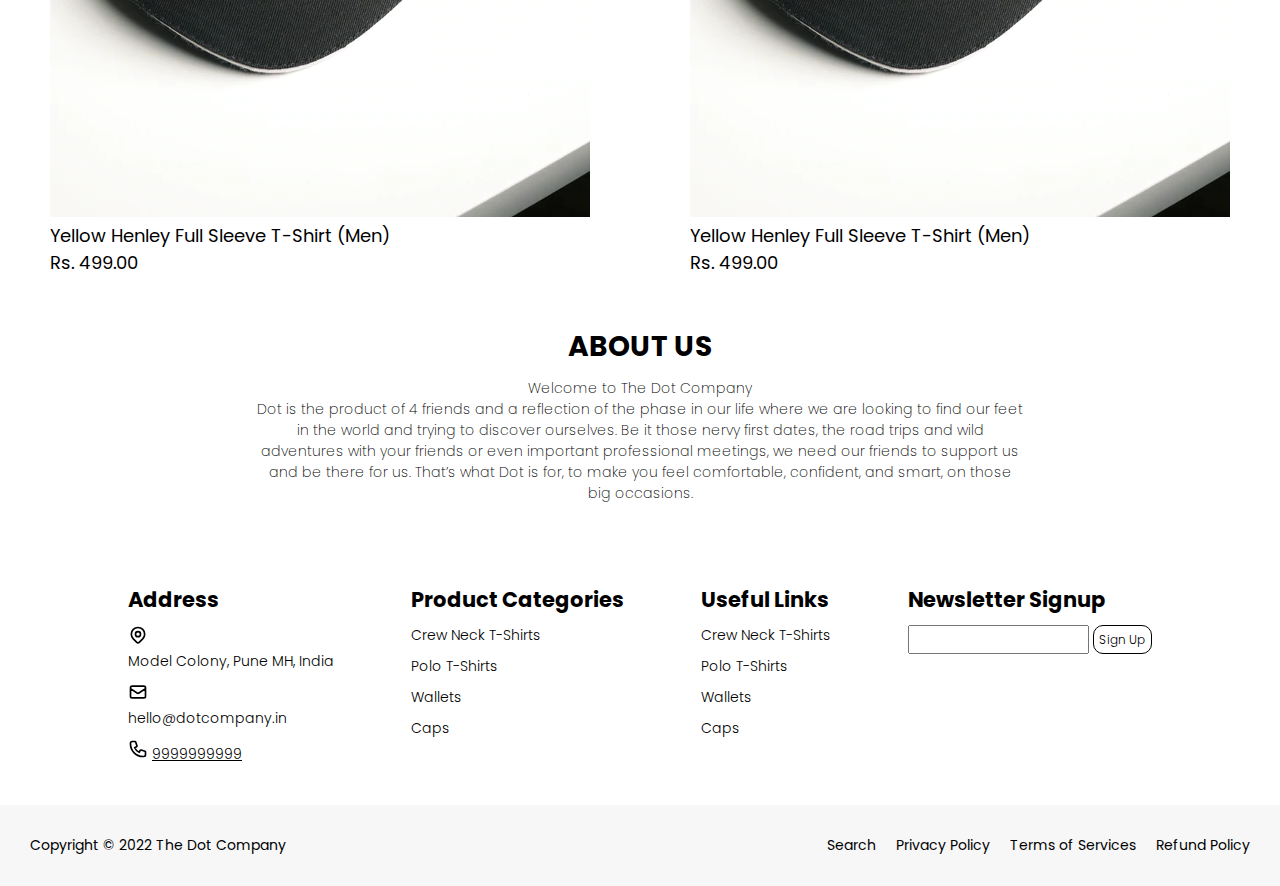
<file: products/list.html>
<!DOCTYPE html>
<html lang="en">
  <head>
    <meta charset="UTF-8" />
    <meta http-equiv="X-UA-Compatible" content="IE=edge" />
    <meta name="viewport" content="width=device-width, initial-scale=1.0" />
    <title>The Dot Company</title>
    <link rel="stylesheet" href="../css/style.css" />
    <link rel="stylesheet" href="../responsive/style.css" />
  </head>
  <body>
    <!-- Top banner -->
    <div class="top-banner">
      <div class="top-left">
        <svg
          xmlns="http://www.w3.org/2000/svg"
          class="logo"
          fill="none"
          viewBox="0 0 24 24"
          stroke="currentColor"
          stroke-width="2"
        >
          <path
            stroke-linecap="round"
            stroke-linejoin="round"
            d="M3 8l7.89 5.26a2 2 0 002.22 0L21 8M5 19h14a2 2 0 002-2V7a2 2 0 00-2-2H5a2 2 0 00-2 2v10a2 2 0 002 2z"
          />
        </svg>
        <a href=" mailto: hello@dotcompany.in" class="links">
          hello@dotcompany.in</a
        >
      </div>
      <div class="middle">
        <p>SUMMER SALE 10% OFF | <a href="#" class="links bold">SHOP NOW</a></p>
      </div>
      <div class="top-right">
        <p>Classy, Smart, Comfortable.</p>
      </div>
    </div>

    <!-- Nav bar -->
    <div class="nav-bar">
      <div class="hamburger">
        <svg
          xmlns="http://www.w3.org/2000/svg"
          class="logo"
          fill="none"
          viewBox="0 0 24 24"
          stroke="currentColor"
          stroke-width="2"
        >
          <path
            stroke-linecap="round"
            stroke-linejoin="round"
            d="M4 6h16M4 12h16M4 18h16"
          />
        </svg>
      </div>
      <div class="nav-left">
        <ul class="nav-lists">
          <a href="#"><li>Men</li></a>
          <a href="#"><li>Women</li></a>
          <a href="#"><li>T-shirts</li></a>
          <a href="#"><li>Wallets</li></a>
          <a href="#"><li>Caps</li></a>
        </ul>
      </div>
      <!-- <img src="images/logo.webp" alt="logo" class="logo-img" /> -->
      <div class="nav-right">
        <a href="#">
          <svg
            xmlns="http://www.w3.org/2000/svg"
            class="logo"
            fill="none"
            viewBox="0 0 24 24"
            stroke="currentColor"
            stroke-width="2"
          >
            <path
              stroke-linecap="round"
              stroke-linejoin="round"
              d="M21 21l-6-6m2-5a7 7 0 11-14 0 7 7 0 0114 0z"
            />
          </svg>
        </a>

        <a href="Login/login.html">
          <svg
            xmlns="http://www.w3.org/2000/svg"
            class="logo"
            fill="none"
            viewBox="0 0 24 24"
            stroke="currentColor"
            stroke-width="2"
          >
            <path
              stroke-linecap="round"
              stroke-linejoin="round"
              d="M16 7a4 4 0 11-8 0 4 4 0 018 0zM12 14a7 7 0 00-7 7h14a7 7 0 00-7-7z"
            />
          </svg>
        </a>
        <a href="wishlist/wishlist.html">
          <svg
            xmlns="http://www.w3.org/2000/svg"
            class="logo"
            fill="none"
            viewBox="0 0 24 24"
            stroke="currentColor"
            stroke-width="2"
          >
            <path
              stroke-linecap="round"
              stroke-linejoin="round"
              d="M4.318 6.318a4.5 4.5 0 000 6.364L12 20.364l7.682-7.682a4.5 4.5 0 00-6.364-6.364L12 7.636l-1.318-1.318a4.5 4.5 0 00-6.364 0z"
            />
          </svg>
        </a>

        <a href="shopping_cart/shopping.html">
          <svg
            xmlns="http://www.w3.org/2000/svg"
            class="logo"
            fill="none"
            viewBox="0 0 24 24"
            stroke="currentColor"
            stroke-width="2"
          >
            <path
              stroke-linecap="round"
              stroke-linejoin="round"
              d="M3 3h2l.4 2M7 13h10l4-8H5.4M7 13L5.4 5M7 13l-2.293 2.293c-.63.63-.184 1.707.707 1.707H17m0 0a2 2 0 100 4 2 2 0 000-4zm-8 2a2 2 0 11-4 0 2 2 0 014 0z"
            />
          </svg>
        </a>
      </div>
    </div>
    <!-- Welcome banner -->
        <div>
        <p class="welcm-banner">Welcome to The Dot Company!</p>
      </div>

    <!-- List view  -->
      <div class="list-view">
          <div>
            <a href="../products/detailed.html"><img src="../images/caps-1.jpeg" alt="Image" class="list-image"></a>
            <p>Yellow Henley Full Sleeve T-Shirt (Men)</p>
            <p>Rs. 499.00</p>
          </div>
          <div>
            <img src="../images/caps-1.jpeg" alt="Image" class="list-image">
            <p>Yellow Henley Full Sleeve T-Shirt (Men)</p>
            <p>Rs. 499.00</p>
          </div>
          <div>
            <img src="../images/caps-1.jpeg" alt="Image" class="list-image">
            <p>Yellow Henley Full Sleeve T-Shirt (Men)</p>
            <p>Rs. 499.00</p>
          </div>
          <div>
            <img src="../images/caps-1.jpeg" alt="Image" class="list-image">
            <p>Yellow Henley Full Sleeve T-Shirt (Men)</p>
            <p>Rs. 499.00</p>
          </div>
      </div>
    

      <!-- About US -->
    <div class="about">
        <h2 class="about-primary">ABOUT US</h2>
        <p class="about-secondary">Welcome to The Dot Company</p>
        <p class="about-secondary">
          Dot is the product of 4 friends and a reflection of the phase in our
          life where we are looking to find our feet in the world and trying to
          discover ourselves. Be it those nervy first dates, the road trips and
          wild adventures with your friends or even important professional
          meetings, we need our friends to support us and be there for us. That’s
          what Dot is for, to make you feel comfortable, confident, and smart, on
          those big occasions.
        </p>
      </div>
  
      <!-- footer -->
      <div class="footer">
        <div class="first">
          <h2>Address</h2>
          <div>
            <svg
              xmlns="http://www.w3.org/2000/svg"
              class="logo"
              fill="none"
              viewBox="0 0 24 24"
              stroke="currentColor"
              stroke-width="2"
            >
              <path
                stroke-linecap="round"
                stroke-linejoin="round"
                d="M17.657 16.657L13.414 20.9a1.998 1.998 0 01-2.827 0l-4.244-4.243a8 8 0 1111.314 0z"
              />
              <path
                stroke-linecap="round"
                stroke-linejoin="round"
                d="M15 11a3 3 0 11-6 0 3 3 0 016 0z"
              />
            </svg>
            <p>Model Colony, Pune MH, India</p>
          </div>
          <div>
            <svg
              xmlns="http://www.w3.org/2000/svg"
              class="logo"
              fill="none"
              viewBox="0 0 24 24"
              stroke="currentColor"
              stroke-width="2"
            >
              <path
                stroke-linecap="round"
                stroke-linejoin="round"
                d="M3 8l7.89 5.26a2 2 0 002.22 0L21 8M5 19h14a2 2 0 002-2V7a2 2 0 00-2-2H5a2 2 0 00-2 2v10a2 2 0 002 2z"
              />
            </svg>
            <a href=" mailto: hello@dotcompany.in" class="links footer-link">
              hello@dotcompany.in</a
            >
          </div>
          <div>
            <svg
              xmlns="http://www.w3.org/2000/svg"
              class="logo"
              fill="none"
              viewBox="0 0 24 24"
              stroke="currentColor"
              stroke-width="2"
            >
              <path
                stroke-linecap="round"
                stroke-linejoin="round"
                d="M3 5a2 2 0 012-2h3.28a1 1 0 01.948.684l1.498 4.493a1 1 0 01-.502 1.21l-2.257 1.13a11.042 11.042 0 005.516 5.516l1.13-2.257a1 1 0 011.21-.502l4.493 1.498a1 1 0 01.684.949V19a2 2 0 01-2 2h-1C9.716 21 3 14.284 3 6V5z"
              />
            </svg>
            <a href="tel:+919999999999" class="footer-tel">9999999999</a>
          </div>
        </div>
        <div class="second">
          <h2 class="foot-head">Product Categories</h2>
          <ul class="footer-links">
            <a href="#"> <li>Crew Neck T-Shirts</li></a>
            <a href="#"> <li>Polo T-Shirts</li></a>
            <a href="#"> <li>Wallets</li></a>
            <a href="#"> <li>Caps</li></a>
          </ul>
        </div>
        <div class="third">
          <h2 class="foot-head">Useful Links</h2>
          <ul class="footer-links">
            <a href="#"> <li>Crew Neck T-Shirts</li></a>
            <a href="#"> <li>Polo T-Shirts</li></a>
            <a href="#"> <li>Wallets</li></a>
            <a href="#"> <li>Caps</li></a>
          </ul>
        </div>
        <div class="fourth">
          <h2 class="foot-head">Newsletter Signup</h2>
          <input type="email" class="input" />
          <a href="#" class="footer-btn">Sign Up</a>
        </div>
      </div>
      <div class="footer-banner">
        <div class="foot-left">
          <p>Copyright &copy; 2022 The Dot Company</p>
        </div>
        <div class="foot-right">
          <ul>
            <a href="#"><li>Search</li></a>
            <a href="#"><li>Privacy Policy</li></a>
            <a href="#"><li>Terms of Services</li></a>
            <a href="#"><li>Refund Policy</li></a>
          </ul>
        </div>
      </div>
    </body>
  </html>
</file>
<file: css/style.css>
@import url("https://fonts.googleapis.com/css2?family=Poppins:wght@100;200;300;400;500;700&display=swap");

* {
  padding: 0;
  margin: 0;
  box-sizing: border-box;
}
html {
  font-size: 62.5%;
  font-family: "Poppins", sans-serif;
}
/* Top banner */
.top-banner {
  display: flex;
  align-items: center;
  justify-content: space-between;
  background-color: #f4f5f4;
  font-size: 1.2rem;
  padding: 1rem;
}
.top-left {
  display: flex;
  align-items: center;
  gap: 0.5rem;
  padding-left: 2rem;
}
.logo {
  width: 2rem;
}
.logo:hover {
  cursor: pointer;
}
.links {
  color: #000;
  text-decoration: none;
}
.bold {
  font-weight: 600;
}
.top-right {
  padding-right: 2rem;
}

/* nav-bar */

.nav-bar {
  display: flex;
  align-items: center;
  justify-content: space-between;
  font-size: 1.6rem;
  font-weight: 300;
  position: relative;
  padding: 3rem 0rem;
}
.hamburger {
  display: none;
}
.nav-lists {
  display: flex;
  gap: 1.5rem;
  list-style: none;
  padding-left: 2rem;
}
.nav-lists a {
  text-decoration: none;
  color: #000;
}
.nav-lists a:hover {
  border-bottom: 0.1px solid #000;
}
/* .logo-img {
  max-width: 20%;
  position: absolute;
  top: 0;
  left: 40%;
} */
.nav-right {
  display: flex;
  gap: 2rem;
  padding-right: 2rem;
}
.nav-right a {
  color: #000;
  display: inline-block;
}
/* welcome banner */
.welcm-banner {
  background-color: #fc8988;
  padding: 0.5rem;
  text-align: center;
  font-size: 1.4rem;
  margin-top: 1rem;
}

/* hero banner */
.hero-banner {
  width: 100%;
  height: auto;
}
/* Products */
.product-headings {
  text-align: center;
  margin: 2rem;
}

.primary-heading {
  font-size: 2.8rem;
  font-weight: 600;
}
.secondary-heading {
  font-size: 1.6rem;
  font-weight: 300;
}

/* Product buttons */
.product-buttons {
  display: flex;
  justify-content: center;
  align-items: center;
  gap: 2rem;
}
.product-buttons a {
  text-decoration: none;
  color: #000;
  padding: 1rem;
  border: 1px solid black;
  border-radius: 2rem;
  font-size: 1.6rem;
}

.product-buttons a:hover {
  color: #fff;
  background-color: #000;
}

/* products */
.product-container {
  width: 80%;
  margin: 2rem auto;
  display: flex;
  flex-wrap: wrap;
  gap: 2rem;
  padding: 2rem;
  justify-content: center;
}

.card-image {
  width: 100%;
  height: auto;
}

.card {
  width: 220px;
}

.primary-des {
  font-size: 1.4rem;
}

.secondary-des {
  font-size: 1.4rem;
  color: #5a5a5a;
}

/* about */
.about {
  margin-top: 4rem;
  text-align: center;
}
.about-primary {
  font-size: 2.8rem;
  margin-bottom: 1rem;
}
.about-secondary {
  font-size: 1.4rem;
  font-weight: 200;
  width: 60%;
  margin: auto;
}

/* Footer */
.footer {
  display: flex;
  justify-content: space-between;
  width: 80%;
  margin: auto;
  font-size: 1.4rem;
  margin-top: 8rem;
  font-weight: 300;
  flex-wrap: wrap;
  gap: 5rem;
  margin-bottom: 4rem;
}
.first {
  display: flex;
  flex-direction: column;
  justify-content: center;
  gap: 1rem;
}
.footer-link {
  display: block;
}
.foot-head {
  margin-bottom: 1rem;
}
.footer-links {
  list-style: none;
  display: flex;
  flex-direction: column;
  gap: 1rem;
}
.footer-links a {
  text-decoration: none;
  color: #000;
}
.footer-tel {
  color: #000;
}
.footer-btn {
  text-decoration: none;
  color: #000;
  border: 1px solid black;
  border-radius: 1rem;
  font-size: 1.2rem;
  padding: 0.5rem;
}
.input {
  padding: 0.5rem 0rem;
}

/* footer-banner */
.footer-banner {
  display: flex;
  justify-content: space-between;
  align-items: center;
  font-size: 1.4rem;
  background-color: #f7f7f8;
  padding: 3rem;
  flex-wrap: wrap;
}

.foot-right ul {
  display: flex;
  gap: 2rem;
  list-style: none;
}
.foot-right ul a {
  text-decoration: none;
  color: black;
}

/* Login Page */
/* Login Box */
.login-box {
  width: 30%;
  margin: 10rem auto;
  display: flex;
  flex-direction: column;
  font-size: 1.6rem;
  gap: 3rem;
  align-items: center;
  padding: 5rem;
  background-color: #f4f5f4;
  border-radius: 1rem;
  text-align: center;
}
.login-input {
  padding: 1rem;
  border-radius: 1rem;
  border: 0.8px solid #000;
}
.login-buttons {
  padding: 1rem;
  font-size: 1.4rem;
  border-radius: 1rem;
  border: 1px solid #000;
  color: #000;
  text-decoration: none;
}
.login {
  background-color: #000;
  color: #fff;
}

.register-button {
  text-decoration: none;
  color: #000;
  background-color: #fff;
  padding: 1rem;
  border: 1px solid #000;
  border-radius: 10px;
}

/* Wishlist-banner */
.wishlist-banner {
  text-align: center;
  background-color: #f4f5f4;
  padding: 2rem;
}

.wishlist-box {
  width: 80%;
  margin: 2rem auto;
  border: 3px solid #f4f5f4;
  display: flex;
  justify-content: space-around;
  height: 15rem;
  padding: 1rem;
}
.wish-img {
  height: 100%;
  width: auto;
  padding: 1rem;
}
.wishlist-text {
  font-size: 1.2rem;
  display: flex;
  flex-direction: column;
  justify-content: center;
  width: 80%;
}
.wishlist-buttons {
  display: flex;
  flex-direction: column;
  flex-direction: column;
  justify-content: center;
  gap: 1rem;
}
.wishlist-buttons a {
  text-decoration: none;
  color: #fff;
  background-color: #000;
  padding: 0.5rem;
  border-radius: 1rem;
  font-size: 1.2rem;
}
.title {
  text-decoration: none;
  color: #000;
  font-size: 1.4rem;
}

/* shopping */
.shopping {
  display: grid;
  grid-template-columns: 3fr 1fr 1fr 1fr;
  margin: 2rem;
  font-size: 1.6rem;
}

.shopping-cart {
  height: 2rem;
  display: grid;
  grid-template-columns: 3fr 1fr 1fr 1fr;
  margin: 2rem;
  font-size: 1.6rem;
  border: 1px solid red;
  height: 25rem;
  text-align: center;
}

.shop-img {
  height: 30%;
  width: auto;
}

/* List view */
.list-view{
  display: flex;
  flex-direction: row;
  justify-content: center;
  gap: 10rem;
  margin: 5rem;
  flex-wrap: wrap;
}
.list-view p{
  font-size: 1.8rem;
}
.list-image{
  width: 100%;
  height: auto;
}

/* detailed des */
.detailed-des{
display: flex;
flex-direction: row;
justify-content: center;
gap: 10rem;
margin: 10rem;
}
.des-heading{
  font-size: 2.2rem;
}

.des-secondary{
  font-size: 1.6rem;
  color: #5a5a5a;
}

.des-left{
  display: flex;
  flex-direction: column;
  gap: 4rem;
}

.des-button a{
  text-decoration: none;
  color: #fff;
  background-color: #000;
  padding: 1rem;
  border-radius: 1rem;
  font-size: 1.4rem;
}

.dec-cart-buttons{
  display: flex;
  flex-direction: column;
}
.dec-icon{
  width: 2rem;
}
</file>
<file: responsive/style.css>
@media (max-width: 700px) {
  html {
    font-size: 54%;
  }
}

@media (max-width: 550px) {
  html {
    font-size: 48%;
  }
  .top-banner {
    justify-content: center;
    flex-wrap: wrap;
  }
  .top-left {
    display: none;
  }
  .nav-lists {
    display: none;
  }
  .hamburger {
    display: unset;
    padding-left: 2rem;
  }
}

@media (max-width: 400px) {
  html {
    font-size: 40%;
  }
}
</file>
